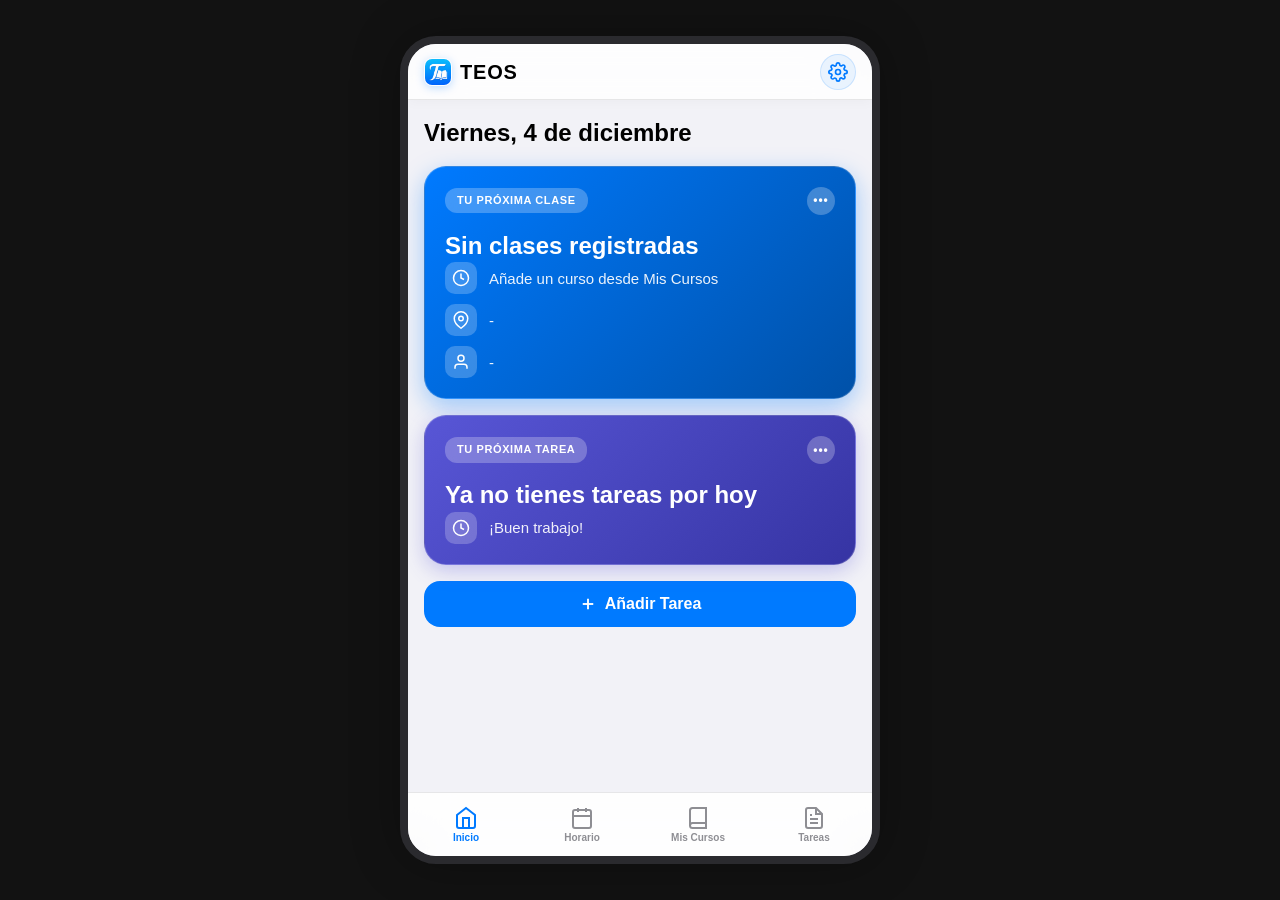
<file: index.html>
<!DOCTYPE html>
<html lang="es">
<head>
  <meta charset="UTF-8">
  <meta name="viewport" content="width=device-width, initial-scale=1.0, maximum-scale=1.0, user-scalable=no, viewport-fit=cover">
  <title>TEOS - Administración de Cursos, Horario y Tareas</title>
  <meta name="description" content="Aplicación personal para gestionar tus cursos universitarios, horarios, tareas y simulación de notas.">
  <!-- PWA Manifest & Favicons from assets -->
  <link rel="icon" type="image/x-icon" href="assets/favicon.ico">
  <link rel="icon" type="image/png" sizes="32x32" href="assets/favicon-32x32.png">
  <link rel="icon" type="image/png" sizes="16x16" href="assets/favicon-16x16.png">
  <link rel="apple-touch-icon" sizes="180x180" href="assets/apple-touch-icon.png">
  <link rel="manifest" href="manifest.json">
  <meta name="theme-color" content="#007AFF">

  <!-- Fonts & Styles -->
  <link rel="preconnect" href="https://fonts.googleapis.com">
  <link rel="preconnect" href="https://fonts.gstatic.com" crossorigin>
  <link href="https://fonts.googleapis.com/css2?family=SF+Pro+Display:wght@400;500;600;700&family=Inter:wght@400;500;600;700&display=swap" rel="stylesheet">
  <link rel="stylesheet" href="style.css">
</head>
<body class="theme-auto">
  <div class="app-viewport">
    
    <!-- Header iOS Header Bar -->
    <header class="app-header" id="appHeader">
      <div class="header-left">
        <div class="brand-badge-wrapper">
          <img src="assets/apple-touch-icon.png" alt="TEOS Logo" class="header-logo-img">
          <h1 class="brand-title" id="headerTitle">TEOS</h1>
        </div>
      </div>
      <div class="header-right">
        <button class="icon-btn settings-btn" id="btnHeaderSettings" aria-label="Configuración">
          <svg width="20" height="20" viewBox="0 0 24 24" fill="none" stroke="currentColor" stroke-width="2" stroke-linecap="round" stroke-linejoin="round">
            <circle cx="12" cy="12" r="3"></circle>
            <path d="M19.4 15a1.65 1.65 0 0 0 .33 1.82l.06.06a2 2 0 0 1 0 2.83 2 2 0 0 1-2.83 0l-.06-.06a1.65 1.65 0 0 0-1.82-.33 1.65 1.65 0 0 0-1 1.51V21a2 2 0 0 1-2 2 2 2 0 0 1-2-2v-.09A1.65 1.65 0 0 0 9 19.4a1.65 1.65 0 0 0-1.82.33l-.06.06a2 2 0 0 1-2.83 0 2 2 0 0 1 0-2.83l.06-.06a1.65 1.65 0 0 0 .33-1.82 1.65 1.65 0 0 0-1.51-1H3a2 2 0 0 1-2-2 2 2 0 0 1 2-2h.09A1.65 1.65 0 0 0 4.6 9a1.65 1.65 0 0 0-.33-1.82l-.06-.06a2 2 0 0 1 0-2.83 2 2 0 0 1 2.83 0l.06.06a1.65 1.65 0 0 0 1.82.33H9a1.65 1.65 0 0 0 1-1.51V3a2 2 0 0 1 2-2 2 2 0 0 1 2 2v.09a1.65 1.65 0 0 0 1 1.51 1.65 1.65 0 0 0 1.82-.33l.06-.06a2 2 0 0 1 2.83 0 2 2 0 0 1 0 2.83l-.06.06a1.65 1.65 0 0 0-.33 1.82V9a1.65 1.65 0 0 0 1.51 1H21a2 2 0 0 1 2 2 2 2 0 0 1-2 2h-.09a1.65 1.65 0 0 0-1.51 1z"></path>
          </svg>
        </button>
      </div>
    </header>

    <!-- Main Screens Container -->
    <main class="app-content">

      <!-- SCREEN 1: INICIO (DASHBOARD) -->
      <section class="screen active" id="screenInicio">
        <div class="screen-header-block">
          <p class="date-subtitle" id="currentDateDisplay">Cargando fecha...</p>
        </div>

        <div class="shortcut-card hero-shortcut" id="nextClassCard">
          <div class="shortcut-header">
            <span class="white-pill">Tu próxima clase</span>
            <div class="shortcut-dots">•••</div>
          </div>
          <div class="shortcut-body" id="nextClassBody">
            <h2 class="shortcut-title" id="nextClassName">Cálculo III</h2>
            <div class="shortcut-info-stack">
              <div class="info-row white-row">
                <span class="info-icon white-icon">
                  <svg width="18" height="18" viewBox="0 0 24 24" fill="none" stroke="currentColor" stroke-width="2"><circle cx="12" cy="12" r="10"></circle><polyline points="12 6 12 12 16 14"></polyline></svg>
                </span>
                <span class="info-text" id="nextClassTime">Hora: 3:40 PM - 5:20 PM</span>
              </div>
              <div class="info-row white-row">
                <span class="info-icon white-icon">
                  <svg width="18" height="18" viewBox="0 0 24 24" fill="none" stroke="currentColor" stroke-width="2"><path d="M21 10c0 7-9 13-9 13s-9-6-9-13a9 9 0 0 1 18 0z"></path><circle cx="12" cy="10" r="3"></circle></svg>
                </span>
                <span class="info-text" id="nextClassRoom">Aula: P11-A15</span>
              </div>
              <div class="info-row white-row">
                <span class="info-icon white-icon">
                  <svg width="18" height="18" viewBox="0 0 24 24" fill="none" stroke="currentColor" stroke-width="2"><path d="M20 21v-2a4 4 0 0 0-4-4H8a4 4 0 0 0-4 4v2"></path><circle cx="12" cy="7" r="4"></circle></svg>
                </span>
                <span class="info-text" id="nextClassTeacher">Profesor: Jorge Luna</span>
              </div>
            </div>
          </div>
        </div>

        <div class="shortcut-card task-shortcut" id="nextTaskCard">
          <div class="shortcut-header">
            <span class="white-pill">Tu próxima tarea</span>
            <div class="shortcut-dots">•••</div>
          </div>
          <div class="shortcut-body" id="nextTaskBody">
            <h2 class="shortcut-title" id="nextTaskTitle">Estudiar cálculo</h2>
            <div class="info-row white-row">
              <span class="info-icon white-icon">
                <svg width="18" height="18" viewBox="0 0 24 24" fill="none" stroke="currentColor" stroke-width="2"><circle cx="12" cy="12" r="10"></circle><polyline points="12 6 12 12 16 14"></polyline></svg>
              </span>
              <span class="info-text" id="nextTaskTime">Hora: 8:00 PM - 9:00 PM</span>
            </div>
          </div>
        </div>

        <div class="action-btn-wrapper">
          <button class="ios-btn ios-btn-primary full-width" id="btnOpenAddTaskFromHome">
            <svg width="18" height="18" viewBox="0 0 24 24" fill="none" stroke="currentColor" stroke-width="2.5"><line x1="12" y1="5" x2="12" y2="19"></line><line x1="5" y1="12" x2="19" y2="12"></line></svg>
            Añadir Tarea
          </button>
        </div>
      </section>

      <!-- SCREEN 2: HORARIO -->
      <section class="screen" id="screenHorario">
        <div class="section-title-wrapper flex-between">
          <h2>Horario</h2>
          <div class="calendar-btn-wrapper" style="position: relative;">
            <button class="icon-btn calendar-btn" id="btnOpenCalendarPicker" aria-label="Seleccionar fecha">
              <svg width="20" height="20" viewBox="0 0 24 24" fill="none" stroke="currentColor" stroke-width="2"><rect x="3" y="4" width="18" height="18" rx="2" ry="2"></rect><line x1="16" y1="2" x2="16" y2="6"></line><line x1="8" y1="2" x2="8" y2="6"></line><line x1="3" y1="10" x2="21" y2="10"></line></svg>
            </button>
            <input type="date" id="calendarPickerInput" style="position: absolute; top:0; right:0; opacity: 0; width: 100%; height: 100%; cursor: pointer;">
          </div>
        </div>

        <!-- 5-Day Segmented Selector Box -->
        <div class="segmented-day-bar" id="dayTabsContainer">
          <!-- Populated by JS -->
        </div>

        <div class="schedule-timeline" id="scheduleListContainer">
          <!-- List of classes and scheduled items for selected day -->
        </div>
      </section>

      <!-- SCREEN 3: MIS CURSOS -->
      <section class="screen" id="screenCursos">
        <div class="section-title-wrapper flex-between">
          <h2>Mis Cursos</h2>
          <button class="icon-btn add-btn" id="btnOpenAddCourse" aria-label="Añadir Curso">
            <svg width="22" height="22" viewBox="0 0 24 24" fill="none" stroke="currentColor" stroke-width="2.5"><line x1="12" y1="5" x2="12" y2="19"></line><line x1="5" y1="12" x2="19" y2="12"></line></svg>
          </button>
        </div>

        <div class="courses-grid" id="coursesListContainer">
          <!-- List of Course Cards -->
        </div>
      </section>

      <!-- SCREEN 4: DETALLE DEL CURSO -->
      <section class="screen" id="screenDetalleCurso">
        <div class="nav-back-wrapper">
          <button class="ios-link-btn" id="btnBackToCourses">
            <svg width="20" height="20" viewBox="0 0 24 24" fill="none" stroke="currentColor" stroke-width="2.5"><polyline points="15 18 9 12 15 6"></polyline></svg>
            Cursos
          </button>
        </div>

        <div class="course-detail-header" id="courseDetailHeader">
          <h2 class="course-detail-name" id="detailCourseName">Cálculo III</h2>
          <span class="color-badge" id="detailCourseColorBadge"></span>
        </div>

        <div class="ios-card detail-info-card">
          <div class="info-row">
            <span class="info-icon">
              <svg width="20" height="20" viewBox="0 0 24 24" fill="none" stroke="currentColor" stroke-width="2"><circle cx="12" cy="12" r="10"></circle><polyline points="12 6 12 12 16 14"></polyline></svg>
            </span>
            <div>
              <span class="info-label">Horario</span>
              <p class="info-value" id="detailCourseTime">3:40 PM - 5:20 PM</p>
            </div>
          </div>

          <div class="info-row">
            <span class="info-icon">
              <svg width="20" height="20" viewBox="0 0 24 24" fill="none" stroke="currentColor" stroke-width="2"><rect x="3" y="4" width="18" height="18" rx="2" ry="2"></rect><line x1="16" y1="2" x2="16" y2="6"></line><line x1="8" y1="2" x2="8" y2="6"></line><line x1="3" y1="10" x2="21" y2="10"></line></svg>
            </span>
            <div>
              <span class="info-label">Días</span>
              <p class="info-value" id="detailCourseDays">Lunes, Jueves</p>
            </div>
          </div>

          <div class="info-row">
            <span class="info-icon">
              <svg width="20" height="20" viewBox="0 0 24 24" fill="none" stroke="currentColor" stroke-width="2"><path d="M21 10c0 7-9 13-9 13s-9-6-9-13a9 9 0 0 1 18 0z"></path><circle cx="12" cy="10" r="3"></circle></svg>
            </span>
            <div>
              <span class="info-label">Aula</span>
              <p class="info-value" id="detailCourseRoom">P11-A15</p>
            </div>
          </div>

          <div class="info-row">
            <span class="info-icon">
              <svg width="20" height="20" viewBox="0 0 24 24" fill="none" stroke="currentColor" stroke-width="2"><path d="M20 21v-2a4 4 0 0 0-4-4H8a4 4 0 0 0-4 4v2"></path><circle cx="12" cy="7" r="4"></circle></svg>
            </span>
            <div>
              <span class="info-label">Profesor</span>
              <p class="info-value" id="detailCourseTeacher">Jorge Luna</p>
            </div>
          </div>

          <div class="info-row">
            <span class="info-icon">
              <svg width="20" height="20" viewBox="0 0 24 24" fill="none" stroke="currentColor" stroke-width="2"><path d="M22 11.08V12a10 10 0 1 1-5.93-9.14"></path><polyline points="22 4 12 14.01 9 11.01"></polyline></svg>
            </span>
            <div>
              <span class="info-label">Promedio Acumulado</span>
              <p class="info-value" id="detailCourseAverage">0.00 / 20</p>
            </div>
          </div>
        </div>

        <div class="action-stack">
          <button class="ios-btn ios-btn-simulator full-width" id="btnOpenSimulatorFromDetail">
            <svg width="20" height="20" viewBox="0 0 24 24" fill="none" stroke="currentColor" stroke-width="2"><rect x="4" y="2" width="16" height="20" rx="2" ry="2"></rect><line x1="8" y1="6" x2="16" y2="6"></line><line x1="16" y1="14" x2="16" y2="18"></line><path d="M16 10h.01"></path><path d="M12 10h.01"></path><path d="M8 10h.01"></path><path d="M12 14h.01"></path><path d="M8 14h.01"></path><path d="M12 18h.01"></path><path d="M8 18h.01"></path></svg>
            Simular Notas
          </button>
          
          <div class="secondary-actions-row">
            <button class="ios-btn ios-btn-secondary" id="btnEditCourse">
              <svg width="18" height="18" viewBox="0 0 24 24" fill="none" stroke="currentColor" stroke-width="2"><path d="M11 4H4a2 2 0 0 0-2 2v14a2 2 0 0 0 2 2h14a2 2 0 0 0 2-2v-7"></path><path d="M18.5 2.5a2.121 2.121 0 0 1 3 3L12 15l-4 1 1-4 9.5-9.5z"></path></svg>
              Editar
            </button>
            <button class="ios-btn ios-btn-danger" id="btnDeleteCourse">
              <svg width="18" height="18" viewBox="0 0 24 24" fill="none" stroke="currentColor" stroke-width="2"><polyline points="3 6 5 6 21 6"></polyline><path d="M19 6v14a2 2 0 0 1-2 2H7a2 2 0 0 1-2-2V6m3 0V4a2 2 0 0 1 2-2h4a2 2 0 0 1 2 2v2"></path></svg>
              Eliminar
            </button>
          </div>
        </div>
      </section>

      <!-- SCREEN 5: SIMULADOR DE NOTAS -->
      <section class="screen" id="screenSimulador">
        <div class="nav-back-wrapper">
          <button class="ios-link-btn" id="btnBackFromSimulator">
            <svg width="20" height="20" viewBox="0 0 24 24" fill="none" stroke="currentColor" stroke-width="2.5"><polyline points="15 18 9 12 15 6"></polyline></svg>
            Volver al curso
          </button>
        </div>

        <div class="section-title-wrapper">
          <h2 id="simulatorCourseTitle">Simulador de Notas</h2>
        </div>

        <div class="ios-card simulator-controls-card">
          <div class="form-row-grid">
            <div class="form-group">
              <label for="simNumSecciones">N° de Secciones</label>
              <input type="number" id="simNumSecciones" class="ios-input" min="1" max="10" value="4">
            </div>
            <div class="form-group">
              <label for="simNotaMinima">Nota mínima / Objetivo</label>
              <input type="number" id="simNotaMinima" class="ios-input" min="0" max="20" step="0.5" value="10.5">
            </div>
          </div>

          <div class="form-row-grid align-center">
            <div class="form-group">
              <label for="simNotaObjetivoSelect">Tipo de Objetivo</label>
              <select id="simNotaObjetivoSelect" class="ios-select">
                <option value="minima">Aprobar (Nota mínima)</option>
                <option value="12">Alcanzar 12.0</option>
                <option value="14">Alcanzar 14.0</option>
                <option value="16">Alcanzar 16.0</option>
                <option value="18">Alcanzar 18.0</option>
                <option value="20">Alcanzar 20.0</option>
              </select>
            </div>
            <div class="form-group toggle-group">
              <label for="simUsarEnteros">Usar notas enteras</label>
              <label class="ios-switch">
                <input type="checkbox" id="simUsarEnteros">
                <span class="slider"></span>
              </label>
            </div>
          </div>
        </div>

        <!-- Secciones dinámicas -->
        <div id="simSeccionesContainer" class="sections-stack">
          <!-- Dynamic section cards generated by JS -->
        </div>

        <div class="action-btn-wrapper" style="margin-bottom: 20px;">
          <button class="ios-btn ios-btn-primary full-width" id="btnCalculateSimulation">
            <svg width="20" height="20" viewBox="0 0 24 24" fill="none" stroke="currentColor" stroke-width="2"><circle cx="12" cy="12" r="10"></circle><polyline points="12 6 12 12 16 14"></polyline></svg>
            Calcular Simulación
          </button>
        </div>

        <!-- Resultado del simulador -->
        <div class="ios-card result-card" id="simResultCard">
          <div class="result-header">
            <h3>Resultado de la Simulación</h3>
          </div>
          <div id="simResultBody" class="result-body">
            <!-- Summary output generated by calculation logic -->
          </div>
        </div>
      </section>

      <!-- SCREEN 6: TAREAS -->
      <section class="screen" id="screenTareas">
        <div class="section-title-wrapper flex-between">
          <h2>Tareas</h2>
          <button class="ios-btn ios-btn-primary btn-sm" id="btnOpenAddTaskFromTareas">
            <svg width="16" height="16" viewBox="0 0 24 24" fill="none" stroke="currentColor" stroke-width="2.5"><line x1="12" y1="5" x2="12" y2="19"></line><line x1="5" y1="12" x2="19" y2="12"></line></svg>
            Añadir Tarea
          </button>
        </div>

        <div class="tasks-filter-bar">
          <button class="chip active" data-filter="pending">Pendientes</button>
          <button class="chip" data-filter="completed">Completadas</button>
          <button class="chip" data-filter="all">Todas</button>
        </div>

        <div class="tasks-list" id="tasksListContainer">
          <!-- Task items populated by JS -->
        </div>
      </section>

      <!-- SCREEN 7: CONFIGURACIÓN -->
      <section class="screen" id="screenConfiguracion">
        <div class="section-title-wrapper">
          <h2>Configuración</h2>
        </div>

        <div class="ios-group-container">
          <div class="group-header">Aplicación PWA</div>
          <div class="ios-list-group">
            <button class="ios-list-item clickable" id="btnInstallPWA">
              <div class="item-left">
                <span class="item-icon icon-blue">
                  <svg width="18" height="18" viewBox="0 0 24 24" fill="none" stroke="currentColor" stroke-width="2"><path d="M4 16v1a3 3 0 0 0 3 3h10a3 3 0 0 0 3-3v-1"></path><polyline points="16 12 12 16 8 12"></polyline><line x1="12" y1="4" x2="12" y2="16"></line></svg>
                </span>
                <span class="item-label" style="font-weight: 600; color: var(--ios-blue);">Instalar Aplicación</span>
              </div>
              <span class="item-chevron">›</span>
            </button>
          </div>
        </div>

        <div class="ios-group-container">
          <div class="group-header">Apariencia</div>
          <div class="ios-list-group">
            <div class="ios-list-item">
              <span class="item-label">Tema de color</span>
              <select id="configThemeSelect" class="ios-select inline-select">
                <option value="auto">Sistema</option>
                <option value="light">Claro</option>
                <option value="dark">Oscuro</option>
              </select>
            </div>
          </div>
        </div>

        <div class="ios-group-container">
          <div class="group-header">Gestión de Datos</div>
          <div class="ios-list-group">
            <button class="ios-list-item clickable" id="btnExportData">
              <div class="item-left">
                <span class="item-icon icon-blue">
                  <svg width="18" height="18" viewBox="0 0 24 24" fill="none" stroke="currentColor" stroke-width="2"><path d="M21 15v4a2 2 0 0 1-2 2H5a2 2 0 0 1-2-2v-4"></path><polyline points="17 8 12 3 7 8"></polyline><line x1="12" y1="3" x2="12" y2="15"></line></svg>
                </span>
                <span class="item-label">Exportar copia de seguridad</span>
              </div>
              <span class="item-chevron">›</span>
            </button>

            <button class="ios-list-item clickable" id="btnImportDataTrigger">
              <div class="item-left">
                <span class="item-icon icon-green">
                  <svg width="18" height="18" viewBox="0 0 24 24" fill="none" stroke="currentColor" stroke-width="2"><path d="M21 15v4a2 2 0 0 1-2 2H5a2 2 0 0 1-2-2v-4"></path><polyline points="7 10 12 15 17 10"></polyline><line x1="12" y1="15" x2="12" y2="3"></line></svg>
                </span>
                <span class="item-label">Importar datos</span>
              </div>
              <input type="file" id="importFileInput" accept=".json" style="display:none;">
              <span class="item-chevron">›</span>
            </button>

            <button class="ios-list-item clickable text-danger" id="btnClearData">
              <div class="item-left">
                <span class="item-icon icon-red">
                  <svg width="18" height="18" viewBox="0 0 24 24" fill="none" stroke="currentColor" stroke-width="2"><polyline points="3 6 5 6 21 6"></polyline><path d="M19 6v14a2 2 0 0 1-2 2H7a2 2 0 0 1-2-2V6m3 0V4a2 2 0 0 1 2-2h4a2 2 0 0 1 2 2v2"></path></svg>
                </span>
                <span class="item-label">Borrar todo</span>
              </div>
              <span class="item-chevron">›</span>
            </button>
          </div>
        </div>

        <div class="app-version-footer">
          <p>TEOS Web App v1.2</p>
          <p class="subtle-text">Diseñado para gestión académica eficiente</p>
        </div>
      </section>

    </main>

    <!-- MODAL 1: AÑADIR / EDITAR CURSO -->
    <div class="ios-modal-overlay" id="modalCourse">
      <div class="ios-modal-sheet">
        <div class="modal-header">
          <button class="ios-link-btn" id="btnCancelCourseModal">Cancelar</button>
          <h3 id="modalCourseTitle">Añadir Curso</h3>
          <button class="ios-link-btn bold" id="btnSaveCourseModal">Guardar</button>
        </div>

        <form id="formCourse" class="modal-form">
          <input type="hidden" id="courseIdHidden">
          
          <div class="form-group">
            <label for="courseNameInput">Nombre del Curso</label>
            <input type="text" id="courseNameInput" class="ios-input" placeholder="ej. Cálculo III" required>
          </div>

          <div class="form-row-grid">
            <div class="form-group">
              <label for="courseStartTimeInput">Hora Inicio</label>
              <input type="time" id="courseStartTimeInput" class="ios-input" required>
            </div>
            <div class="form-group">
              <label for="courseEndTimeInput">Hora Fin</label>
              <input type="time" id="courseEndTimeInput" class="ios-input" required>
            </div>
          </div>

          <!-- Días de la semana (Requisito explícito del usuario) -->
          <div class="form-group">
            <label>Días de la Semana</label>
            <div class="days-chips-selector" id="courseDaysChips">
              <button type="button" class="day-chip" data-day="LU">Lun</button>
              <button type="button" class="day-chip" data-day="MA">Mar</button>
              <button type="button" class="day-chip" data-day="MI">Mié</button>
              <button type="button" class="day-chip" data-day="JU">Jue</button>
              <button type="button" class="day-chip" data-day="VI">Vie</button>
              <button type="button" class="day-chip" data-day="SA">Sáb</button>
              <button type="button" class="day-chip" data-day="DO">Dom</button>
            </div>
          </div>

          <div class="form-group">
            <label for="courseRoomInput">Aula</label>
            <input type="text" id="courseRoomInput" class="ios-input" placeholder="ej. P11-A15">
          </div>

          <div class="form-group">
            <label for="courseTeacherInput">Profesor</label>
            <input type="text" id="courseTeacherInput" class="ios-input" placeholder="ej. Jorge Luna">
          </div>

          <div class="form-group">
            <label>Color distintivo</label>
            <div class="color-picker-row" id="colorPickerRow">
              <button type="button" class="color-dot active" data-color="#007AFF" style="background: #007AFF;"></button>
              <button type="button" class="color-dot" data-color="#5856D6" style="background: #5856D6;"></button>
              <button type="button" class="color-dot" data-color="#AF52DE" style="background: #AF52DE;"></button>
              <button type="button" class="color-dot" data-color="#FF2D55" style="background: #FF2D55;"></button>
              <button type="button" class="color-dot" data-color="#FF9500" style="background: #FF9500;"></button>
              <button type="button" class="color-dot" data-color="#34C759" style="background: #34C759;"></button>
              <button type="button" class="color-dot" data-color="#30B0C7" style="background: #30B0C7;"></button>
            </div>
          </div>
        </form>
      </div>
    </div>

    <!-- MODAL 2: AÑADIR / EDITAR TAREA -->
    <div class="ios-modal-overlay" id="modalTask">
      <div class="ios-modal-sheet">
        <div class="modal-header">
          <button class="ios-link-btn" id="btnCancelTaskModal">Cancelar</button>
          <h3 id="modalTaskTitle">Añadir Tarea</h3>
          <button class="ios-link-btn bold" id="btnSaveTaskModal">Guardar</button>
        </div>

        <form id="formTask" class="modal-form">
          <input type="hidden" id="taskIdHidden">

          <div class="form-group">
            <label for="taskTitleInput">Descripción de la Tarea</label>
            <input type="text" id="taskTitleInput" class="ios-input" placeholder="ej. Estudiar cálculo" required>
          </div>

          <div class="form-group">
            <label for="taskCourseSelect">Curso (Opcional)</label>
            <select id="taskCourseSelect" class="ios-select">
              <option value="">-- Sin curso asignado --</option>
            </select>
          </div>

          <div class="form-row-grid">
            <div class="form-group">
              <label for="taskDueDateInput">Fecha</label>
              <input type="date" id="taskDueDateInput" class="ios-input">
            </div>
            <div class="form-group">
              <label for="taskDueTimeInput">Hora de entrega</label>
              <input type="time" id="taskDueTimeInput" class="ios-input">
            </div>
          </div>
        </form>
      </div>
    </div>

    <!-- MODAL DE ALERTA / CONFIRMACIÓN ESTILO iOS -->
    <div class="ios-alert-overlay" id="iosAlertModal">
      <div class="ios-alert-box">
        <div class="ios-alert-header">
          <h4 id="iosAlertTitle">Confirmación</h4>
          <p id="iosAlertMessage">¿Estás seguro de realizar esta acción?</p>
        </div>
        <div class="ios-alert-actions" id="iosAlertActions">
          <button class="ios-alert-btn cancel" id="btnAlertCancel">Cancelar</button>
          <button class="ios-alert-btn danger" id="btnAlertConfirm">Aceptar</button>
        </div>
      </div>
    </div>

    <!-- iOS Bottom Navigation Tab Bar -->
    <nav class="ios-tab-bar" id="appTabBar">
      <button class="tab-item active" data-target="screenInicio">
        <span class="tab-icon">
          <svg width="24" height="24" viewBox="0 0 24 24" fill="none" stroke="currentColor" stroke-width="2"><path d="M3 9l9-7 9 7v11a2 2 0 0 1-2 2H5a2 2 0 0 1-2-2z"></path><polyline points="9 22 9 12 15 12 15 22"></polyline></svg>
        </span>
        <span class="tab-label">Inicio</span>
      </button>

      <button class="tab-item" data-target="screenHorario">
        <span class="tab-icon">
          <svg width="24" height="24" viewBox="0 0 24 24" fill="none" stroke="currentColor" stroke-width="2"><rect x="3" y="4" width="18" height="18" rx="2" ry="2"></rect><line x1="16" y1="2" x2="16" y2="6"></line><line x1="8" y1="2" x2="8" y2="6"></line><line x1="3" y1="10" x2="21" y2="10"></line></svg>
        </span>
        <span class="tab-label">Horario</span>
      </button>

      <button class="tab-item" data-target="screenCursos">
        <span class="tab-icon">
          <svg width="24" height="24" viewBox="0 0 24 24" fill="none" stroke="currentColor" stroke-width="2"><path d="M4 19.5A2.5 2.5 0 0 1 6.5 17H20"></path><path d="M6.5 2H20v20H6.5A2.5 2.5 0 0 1 4 19.5v-15A2.5 2.5 0 0 1 6.5 2z"></path></svg>
        </span>
        <span class="tab-label">Mis Cursos</span>
      </button>

      <button class="tab-item" data-target="screenTareas">
        <span class="tab-icon">
          <svg width="24" height="24" viewBox="0 0 24 24" fill="none" stroke="currentColor" stroke-width="2"><path d="M14 2H6a2 2 0 0 0-2 2v16a2 2 0 0 0 2 2h12a2 2 0 0 0 2-2V8z"></path><polyline points="14 2 14 8 20 8"></polyline><line x1="16" y1="13" x2="8" y2="13"></line><line x1="16" y1="17" x2="8" y2="17"></line><polyline points="10 9 9 9 8 9"></polyline></svg>
        </span>
        <span class="tab-label">Tareas</span>
      </button>
    </nav>

    <!-- Modal Guía de Instalación para iOS / Safari (Estilo Viñeta con Flecha Inferior) -->
    <div class="ios-install-tooltip-overlay" id="iosInstallModal">
      <div class="ios-install-tooltip">
        <!-- Botón de Cerrar Rojo -->
        <button class="tooltip-close-btn" id="btnCloseInstallModal" aria-label="Cerrar">×</button>
        
        <div class="tooltip-header">
          <img src="assets/apple-touch-icon.png" alt="TEOS Logo" class="tooltip-app-logo">
          <div class="tooltip-title-block">
            <h3>INSTALAR APP</h3>
            <p>Para usar a pantalla completa:</p>
          </div>
        </div>

        <div class="tooltip-steps">
          <div class="tooltip-step">
            <span class="step-num">1</span>
            <span class="step-text">
              Toca el botón 
              <span class="inline-icon-badge">
                <svg width="15" height="15" viewBox="0 0 24 24" fill="none" stroke="#007AFF" stroke-width="2.5"><path d="M4 12v8a2 2 0 0 0 2 2h12a2 2 0 0 0 2-2v-8"></path><polyline points="16 6 12 2 8 6"></polyline><line x1="12" y1="2" x2="12" y2="15"></line></svg>
              </span> 
              <b>Compartir</b>
            </span>
          </div>

          <div class="tooltip-step">
            <span class="step-num">2</span>
            <span class="step-text">
              Busca y selecciona 
              <span class="inline-icon-badge">
                <svg width="15" height="15" viewBox="0 0 24 24" fill="none" stroke="#007AFF" stroke-width="2.5"><rect x="3" y="3" width="18" height="18" rx="2" ry="2"></rect><line x1="12" y1="8" x2="12" y2="16"></line><line x1="8" y1="12" x2="16" y2="12"></line></svg>
              </span> 
              <b>Agregar a Inicio</b>
            </span>
          </div>
        </div>
        
        <!-- Flecha inferior (Notch) -->
        <div class="tooltip-arrow"></div>
      </div>
    </div>

  </div>

  <script src="app.js"></script>
</body>
</html>
</file>
<file: style.css>
/* ==========================================================================
   TEOS - Apple / iOS Mobile-First Stylesheet
   ========================================================================== */

/* --- CSS Variables & Theme Engine --- */
:root {
  /* iOS System Colors */
  --ios-blue: #007AFF;
  --ios-green: #34C759;
  --ios-indigo: #5856D6;
  --ios-orange: #FF9500;
  --ios-pink: #FF2D55;
  --ios-purple: #AF52DE;
  --ios-red: #FF3B30;
  --ios-teal: #30B0C7;
  --ios-yellow: #FFCC00;
  --ios-gray: #8E8E93;
  --ios-gray2: #AEAEB2;
  --ios-gray3: #C7C7CC;
  --ios-gray4: #D1D1D6;
  --ios-gray5: #E5E5EA;
  --ios-gray6: #F2F2F7;

  /* Light Theme Defaults */
  --bg-primary: #F2F2F7;
  --bg-secondary: #FFFFFF;
  --bg-tertiary: #E5E5EA;
  --bg-header: rgba(255, 255, 255, 0.85);
  --bg-tabbar: rgba(255, 255, 255, 0.88);
  --bg-modal: #FFFFFF;

  --text-primary: #000000;
  --text-secondary: #636366;
  --text-tertiary: #8E8E93;
  --text-inverse: #FFFFFF;

  --border-color: rgba(60, 60, 67, 0.12);
  --card-shadow: 0 4px 20px rgba(0, 0, 0, 0.05);
  --modal-shadow: 0 10px 40px rgba(0, 0, 0, 0.2);

  --font-family: -apple-system, BlinkMacSystemFont, "SF Pro Display", "SF Pro Text", "Segoe UI", Roboto, sans-serif;
  --radius-sm: 10px;
  --radius-md: 16px;
  --radius-lg: 22px;
  --radius-pill: 9999px;

  --tabbar-height: 64px;
  --header-height: 56px;
}

/* Dark Theme Overrides */
[data-theme="dark"], body.theme-dark {
  --bg-primary: #000000;
  --bg-secondary: #1C1C1E;
  --bg-tertiary: #2C2C2E;
  --bg-header: rgba(28, 28, 30, 0.85);
  --bg-tabbar: rgba(28, 28, 30, 0.88);
  --bg-modal: #1C1C1E;

  --text-primary: #FFFFFF;
  --text-secondary: #EBEBF599;
  --text-tertiary: #EBEBF54D;
  --text-inverse: #000000;

  --border-color: rgba(255, 255, 255, 0.12);
  --card-shadow: 0 4px 20px rgba(0, 0, 0, 0.4);
  --modal-shadow: 0 10px 40px rgba(0, 0, 0, 0.6);
}

/* --- Base & Reset --- */
* {
  box-sizing: border-box;
  margin: 0;
  padding: 0;
  -webkit-tap-highlight-color: transparent;
}

html, body {
  width: 100%;
  height: 100%;
  font-family: var(--font-family);
  background-color: #121212; /* Frame background for desktop */
  color: var(--text-primary);
  line-height: 1.4;
  overflow: hidden;
  user-select: none;
}

/* --- Mobile Viewport Container --- */
.app-viewport {
  width: 100%;
  max-width: 480px;
  height: 100%;
  margin: 0 auto;
  background-color: var(--bg-primary);
  position: relative;
  display: flex;
  flex-direction: column;
  box-shadow: 0 0 50px rgba(0, 0, 0, 0.3);
  overflow: hidden;
}

@media (min-width: 500px) {
  .app-viewport {
    height: 92vh;
    margin-top: 4vh;
    border-radius: 36px;
    border: 8px solid #2a2a2e;
  }
}

/* --- iOS Glassmorphism Header Bar --- */
.app-header {
  height: var(--header-height);
  background: var(--bg-header);
  backdrop-filter: blur(25px);
  -webkit-backdrop-filter: blur(25px);
  border-bottom: 1px solid var(--border-color);
  display: flex;
  align-items: center;
  justify-content: space-between;
  padding: 0 16px;
  position: absolute;
  top: 0;
  left: 0;
  right: 0;
  z-index: 50;
  box-shadow: 0 2px 12px rgba(0, 0, 0, 0.03);
}

.brand-badge-wrapper {
  display: flex;
  align-items: center;
  gap: 8px;
}

.header-logo-img {
  width: 28px;
  height: 28px;
  border-radius: 8px;
  object-fit: cover;
  box-shadow: 0 2px 8px rgba(0, 122, 255, 0.25);
  border: 1px solid rgba(255, 255, 255, 0.2);
}

.brand-title {
  font-size: 20px;
  font-weight: 800;
  letter-spacing: 0.8px;
  color: var(--text-primary);
}

.icon-btn {
  background: rgba(0, 122, 255, 0.08);
  border: 1px solid rgba(0, 122, 255, 0.15);
  color: var(--ios-blue);
  cursor: pointer;
  width: 36px;
  height: 36px;
  display: flex;
  align-items: center;
  justify-content: center;
  border-radius: 50%;
  transition: all 0.15s ease;
}

.icon-btn:active {
  opacity: 0.8;
  transform: scale(0.92);
}

.add-btn {
  background-color: var(--ios-blue);
  color: #fff;
  width: 32px;
  height: 32px;
  border-radius: 50%;
  padding: 0;
}

/* --- Main Scrollable Content Area --- */
.app-content {
  flex: 1;
  margin-top: var(--header-height);
  margin-bottom: var(--tabbar-height);
  overflow-y: auto;
  overflow-x: hidden;
  position: relative;
  padding: 16px;
}

/* --- View Screens & Transitions --- */
.screen {
  display: none;
  animation: fadeIn 0.25s cubic-bezier(0.16, 1, 0.3, 1);
  padding-bottom: 24px;
}

.screen.active {
  display: block;
}

@keyframes fadeIn {
  from {
    opacity: 0;
    transform: translateY(6px);
  }
  to {
    opacity: 1;
    transform: translateY(0);
  }
}

/* --- Common Headers & Elements --- */
.screen-header-block {
  margin-bottom: 16px;
}

.date-subtitle {
  font-size: 24px;
  font-weight: 700;
  color: var(--text-primary);
}

.section-title-wrapper {
  margin-bottom: 16px;
}

.section-title-wrapper h2 {
  font-size: 26px;
  font-weight: 700;
}

.flex-between {
  display: flex;
  align-items: center;
  justify-content: space-between;
}

.nav-back-wrapper {
  margin-bottom: 12px;
}

.ios-link-btn {
  background: none;
  border: none;
  color: var(--ios-blue);
  font-size: 16px;
  font-weight: 500;
  cursor: pointer;
  display: inline-flex;
  align-items: center;
  gap: 4px;
}

.ios-link-btn.bold {
  font-weight: 700;
}

.ios-link-btn:active {
  opacity: 0.6;
}

/* --- iOS Cards & Shortcuts --- */
.ios-card {
  background: var(--bg-secondary);
  border-radius: var(--radius-lg);
  padding: 18px;
  margin-bottom: 16px;
  box-shadow: 0 4px 20px rgba(0, 0, 0, 0.04);
  border: 1px solid var(--border-color);
  transition: all 0.2s cubic-bezier(0.16, 1, 0.3, 1);
}

.shortcut-card {
  border-radius: 22px;
  padding: 20px;
  margin-bottom: 16px;
  color: #FFFFFF;
  position: relative;
  overflow: hidden;
  transition: transform 0.18s ease, box-shadow 0.18s ease;
  cursor: pointer;
}

.shortcut-card:active {
  transform: scale(0.98);
}

.hero-shortcut {
  background: linear-gradient(135deg, #007AFF 0%, #0051A8 100%);
  box-shadow: 0 8px 25px rgba(0, 122, 255, 0.35);
  border: 1px solid rgba(255, 255, 255, 0.2);
}

.task-shortcut {
  background: linear-gradient(135deg, #5856D6 0%, #3634A3 100%);
  box-shadow: 0 6px 20px rgba(88, 86, 214, 0.3);
  border: 1px solid rgba(255, 255, 255, 0.2);
}

.shortcut-header {
  display: flex;
  justify-content: space-between;
  align-items: center;
  margin-bottom: 14px;
}

.white-pill {
  background: rgba(255, 255, 255, 0.25);
  backdrop-filter: blur(8px);
  color: #FFFFFF;
  padding: 5px 12px;
  border-radius: 12px;
  font-size: 11px;
  font-weight: 700;
  text-transform: uppercase;
  letter-spacing: 0.6px;
}

.shortcut-icon-badge {
  width: 34px;
  height: 34px;
  border-radius: 10px;
  background: rgba(255, 255, 255, 0.25);
  display: flex;
  align-items: center;
  justify-content: center;
  color: #FFFFFF;
}

.shortcut-dots {
  width: 28px;
  height: 28px;
  border-radius: 50%;
  background: rgba(255, 255, 255, 0.25);
  backdrop-filter: blur(8px);
  display: flex;
  align-items: center;
  justify-content: center;
  font-size: 12px;
  letter-spacing: 1px;
  color: #FFFFFF;
  font-weight: 800;
}

.shortcut-title-group {
  display: flex;
  align-items: center;
  gap: 10px;
  flex: 1;
  min-width: 0;
}

.inline-title {
  font-size: 20px;
  font-weight: 800;
  color: #FFFFFF;
  margin-bottom: 0;
  white-space: nowrap;
  overflow: hidden;
  text-overflow: ellipsis;
}

.compact-header {
  margin-bottom: 8px;
}

.course-shortcut {
  padding: 16px 18px;
}

.shortcut-detail-text {
  font-size: 13.5px;
  font-weight: 500;
  color: rgba(255, 255, 255, 0.92);
  margin-top: 4px;
}

.white-row {
  color: rgba(255, 255, 255, 0.92) !important;
  font-weight: 500;
}

.white-icon {
  background: rgba(255, 255, 255, 0.22) !important;
  color: #FFFFFF !important;
}

.info-row {
  display: flex;
  align-items: center;
  gap: 12px;
  margin-bottom: 10px;
  color: var(--text-secondary);
  font-size: 15px;
}

.info-row:last-child {
  margin-bottom: 0;
}

.info-icon {
  width: 32px;
  height: 32px;
  border-radius: 10px;
  background: rgba(0, 122, 255, 0.1);
  color: var(--ios-blue);
  display: flex;
  align-items: center;
  justify-content: center;
  flex-shrink: 0;
}

.info-label {
  display: block;
  font-size: 11px;
  font-weight: 600;
  color: var(--text-tertiary);
  text-transform: uppercase;
  letter-spacing: 0.5px;
}

.info-value {
  font-size: 16px;
  font-weight: 600;
  color: var(--text-primary);
}

/* --- Buttons --- */
.action-btn-wrapper {
  margin-top: 12px;
}

.ios-btn {
  display: inline-flex;
  align-items: center;
  justify-content: center;
  gap: 8px;
  padding: 14px 20px;
  border-radius: var(--radius-md);
  font-size: 16px;
  font-weight: 600;
  border: none;
  cursor: pointer;
  transition: all 0.15s ease;
}

.full-width {
  width: 100%;
}

.btn-sm {
  padding: 8px 14px;
  font-size: 14px;
  border-radius: var(--radius-sm);
}

.ios-btn-primary {
  background-color: var(--ios-blue);
  color: #FFFFFF;
}

.ios-btn-primary:active {
  opacity: 0.85;
  transform: scale(0.98);
}

.ios-btn-simulator {
  background-color: var(--ios-blue);
  color: #FFFFFF;
}

.ios-btn-simulator:active {
  opacity: 0.85;
  transform: scale(0.98);
}

.ios-btn-secondary {
  background-color: var(--bg-tertiary);
  color: var(--text-primary);
}

.ios-btn-danger {
  background-color: rgba(255, 59, 48, 0.12);
  color: var(--ios-red);
}

.action-stack {
  display: flex;
  flex-direction: column;
  gap: 12px;
  margin-top: 20px;
}

.secondary-actions-row {
  display: grid;
  grid-template-columns: 1fr 1fr;
  gap: 12px;
}

/* --- Horario & 5-Day Segmented Selector (Sketch Style) --- */
.segmented-day-bar {
  display: grid;
  grid-template-columns: repeat(5, 1fr);
  background: var(--bg-secondary);
  border-radius: 16px;
  border: 1px solid var(--border-color);
  overflow: hidden;
  margin-bottom: 16px;
  box-shadow: 0 4px 15px rgba(0, 0, 0, 0.03);
}

.segmented-day-tab {
  padding: 10px 4px;
  text-align: center;
  cursor: pointer;
  transition: all 0.15s ease;
  display: flex;
  flex-direction: column;
  align-items: center;
  justify-content: center;
  background: var(--bg-secondary);
  color: var(--text-primary);
  user-select: none;
}

.segmented-day-tab:not(:last-child) {
  border-right: 1px solid var(--border-color);
}

.segmented-day-tab.active {
  background: var(--ios-blue);
  color: #FFFFFF;
}

.seg-day-name {
  font-size: 13px;
  font-weight: 700;
  text-transform: uppercase;
  letter-spacing: 0.5px;
  margin-bottom: 3px;
}

.seg-day-date {
  font-size: 12px;
  font-weight: 600;
  opacity: 0.85;
}

.calendar-btn {
  background: var(--bg-secondary);
  color: var(--ios-blue);
  border: 1px solid var(--border-color);
  border-radius: 50%;
  width: 38px;
  height: 38px;
  display: flex;
  align-items: center;
  justify-content: center;
  cursor: pointer;
  transition: transform 0.15s ease, background 0.15s ease;
}

.calendar-btn:active {
  transform: scale(0.92);
}

.schedule-timeline {
  display: flex;
  flex-direction: column;
  gap: 12px;
}

.schedule-item {
  background: var(--bg-secondary);
  border-radius: var(--radius-md);
  padding: 14px 16px;
  border-left: 5px solid var(--ios-blue);
  box-shadow: var(--card-shadow);
  border-top: 1px solid var(--border-color);
  border-right: 1px solid var(--border-color);
  border-bottom: 1px solid var(--border-color);
}

.schedule-item .item-course {
  font-size: 18px;
  font-weight: 700;
}

.schedule-item .item-detail {
  font-size: 14px;
  color: var(--text-secondary);
  margin-top: 4px;
}

/* --- Courses View --- */
.courses-grid {
  display: flex;
  flex-direction: column;
  gap: 2px;
}

.course-card {
  background: var(--bg-secondary);
  border-radius: var(--radius-lg);
  padding: 16px 18px;
  border: 1px solid var(--border-color);
  box-shadow: 0 4px 20px rgba(0, 0, 0, 0.04);
  cursor: pointer;
  position: relative;
  overflow: hidden;
  transition: all 0.2s cubic-bezier(0.16, 1, 0.3, 1);
  display: flex;
  align-items: center;
  justify-content: space-between;
}

.course-card:active {
  transform: scale(0.98);
  box-shadow: 0 2px 10px rgba(0, 0, 0, 0.06);
}

.course-card-color-stripe {
  position: absolute;
  top: 0;
  left: 0;
  bottom: 0;
  width: 5px;
  border-top-left-radius: var(--radius-lg);
  border-bottom-left-radius: var(--radius-lg);
}

.course-card-content {
  flex: 1;
  padding-left: 6px;
}

.course-card-title {
  font-size: 20px;
  font-weight: 700;
  letter-spacing: -0.2px;
}

.course-card-sub {
  font-size: 14px;
  color: var(--text-secondary);
  margin-top: 4px;
}

.course-card-chevron {
  color: var(--text-tertiary);
  font-size: 22px;
  font-weight: 600;
  margin-left: 8px;
}

/* --- Detalle del Curso --- */
.course-detail-header {
  display: flex;
  align-items: center;
  gap: 12px;
  margin-bottom: 16px;
}

.course-detail-name {
  font-size: 28px;
  font-weight: 800;
}

.color-badge {
  width: 16px;
  height: 16px;
  border-radius: 50%;
  display: inline-block;
}

.detail-info-card {
  display: flex;
  flex-direction: column;
  gap: 16px;
}

/* --- Simulador de Notas --- */
.simulator-controls-card {
  display: flex;
  flex-direction: column;
  gap: 14px;
}

.form-row-grid {
  display: grid;
  grid-template-columns: 1fr 1fr;
  gap: 12px;
}

.align-center {
  align-items: center;
}

.form-group {
  display: flex;
  flex-direction: column;
  gap: 6px;
}

.form-group label {
  font-size: 13px;
  font-weight: 600;
  color: var(--text-secondary);
}

.ios-input, .ios-select {
  width: 100%;
  padding: 12px 14px;
  border-radius: var(--radius-sm);
  border: 1px solid var(--border-color);
  background-color: var(--bg-tertiary);
  color: var(--text-primary);
  font-family: var(--font-family);
  font-size: 15px;
  outline: none;
  transition: border-color 0.15s ease;
}

.ios-input:focus, .ios-select:focus {
  border-color: var(--ios-blue);
}

.toggle-group {
  justify-content: space-between;
  flex-direction: row;
  align-items: center;
}

/* iOS Switch */
.ios-switch {
  position: relative;
  display: inline-block;
  width: 50px;
  height: 30px;
  flex-shrink: 0;
}

.ios-switch input {
  opacity: 0;
  width: 0;
  height: 0;
}

.slider {
  position: absolute;
  cursor: pointer;
  top: 0; left: 0; right: 0; bottom: 0;
  background-color: var(--ios-gray4);
  transition: 0.25s cubic-bezier(0.16, 1, 0.3, 1);
  border-radius: 30px;
}

.slider:before {
  position: absolute;
  content: "";
  height: 26px;
  width: 26px;
  left: 2px;
  bottom: 2px;
  background-color: white;
  transition: 0.25s cubic-bezier(0.16, 1, 0.3, 1);
  border-radius: 50%;
  box-shadow: 0 2px 4px rgba(0,0,0,0.2);
}

input:checked + .slider {
  background-color: var(--ios-green);
}

input:checked + .slider:before {
  transform: translateX(20px);
}

/* Section Cards in Simulator */
.sections-stack {
  display: flex;
  flex-direction: column;
  gap: 14px;
  margin-bottom: 16px;
}

.section-card {
  background: var(--bg-secondary);
  border-radius: var(--radius-md);
  padding: 16px;
  border: 1px solid var(--border-color);
  box-shadow: var(--card-shadow);
}

.section-card-title {
  font-size: 17px;
  font-weight: 700;
  margin-bottom: 12px;
  color: var(--ios-blue);
}

.exams-list {
  display: flex;
  flex-direction: column;
  gap: 10px;
  margin-top: 12px;
  border-top: 1px solid var(--border-color);
  padding-top: 12px;
}

.exam-row {
  display: flex;
  align-items: center;
  justify-content: space-between;
  gap: 8px;
}

.exam-row label {
  font-size: 14px;
  font-weight: 500;
  flex: 1;
}

.exam-row .ios-input {
  width: 80px;
  text-align: center;
  padding: 8px;
}

.realizado-badge {
  display: flex;
  align-items: center;
  gap: 4px;
  font-size: 12px;
  color: var(--text-secondary);
}

/* Result Card */
.result-card {
  background: var(--bg-secondary);
  border: 1px solid var(--border-color);
  box-shadow: var(--card-shadow);
}

.result-header h3 {
  font-size: 20px;
  font-weight: 700;
  color: var(--ios-blue);
  margin-bottom: 14px;
}

.result-stats-grid {
  display: grid;
  grid-template-columns: repeat(3, 1fr);
  gap: 8px;
  margin-bottom: 16px;
}

.stat-card {
  background: var(--bg-tertiary);
  border-radius: var(--radius-sm);
  padding: 10px 6px;
  text-align: center;
  border: 1px solid var(--border-color);
}

.stat-label {
  font-size: 10px;
  font-weight: 600;
  color: var(--text-secondary);
  text-transform: uppercase;
  display: block;
  margin-bottom: 4px;
}

.stat-value {
  font-size: 16px;
  font-weight: 800;
  color: var(--text-primary);
}

.stat-value.primary {
  color: var(--ios-blue);
}

.stat-value.goal {
  color: var(--ios-purple);
}

.stat-value.max {
  color: var(--ios-green);
}

.status-banner {
  padding: 12px 14px;
  border-radius: var(--radius-sm);
  margin-bottom: 16px;
  font-size: 14px;
  font-weight: 600;
  display: flex;
  align-items: center;
  gap: 8px;
  line-height: 1.35;
}

.status-banner.success {
  background-color: rgba(52, 199, 89, 0.12);
  color: var(--ios-green);
  border: 1px solid rgba(52, 199, 89, 0.25);
}

.status-banner.warning {
  background-color: rgba(255, 59, 48, 0.12);
  color: var(--ios-red);
  border: 1px solid rgba(255, 59, 48, 0.25);
}

.status-banner.info {
  background-color: rgba(0, 122, 255, 0.12);
  color: var(--ios-blue);
  border: 1px solid rgba(0, 122, 255, 0.25);
}

.result-subtitle {
  font-size: 14px;
  font-weight: 700;
  color: var(--text-primary);
  margin-bottom: 10px;
}

.result-exams-list {
  display: flex;
  flex-direction: column;
  gap: 8px;
}

.exam-result-item {
  display: flex;
  align-items: center;
  justify-content: space-between;
  padding: 10px 12px;
  background: var(--bg-tertiary);
  border-radius: var(--radius-sm);
  border: 1px solid var(--border-color);
}

.exam-result-info {
  display: flex;
  flex-direction: column;
}

.exam-result-title {
  font-size: 14px;
  font-weight: 700;
  color: var(--text-primary);
}

.exam-result-sec {
  font-size: 12px;
  color: var(--text-secondary);
}

.badge-grade {
  padding: 6px 12px;
  border-radius: 20px;
  font-size: 13px;
  font-weight: 700;
  background: rgba(0, 122, 255, 0.12);
  color: var(--ios-blue);
  border: 1px solid rgba(0, 122, 255, 0.2);
  white-space: nowrap;
}

.badge-grade.danger {
  background: rgba(255, 59, 48, 0.12);
  color: var(--ios-red);
  border: 1px solid rgba(255, 59, 48, 0.2);
}

/* --- Tareas View --- */
.tasks-filter-bar {
  display: flex;
  gap: 8px;
  margin-bottom: 16px;
}

.chip {
  padding: 6px 14px;
  border-radius: var(--radius-pill);
  background: var(--bg-tertiary);
  border: none;
  color: var(--text-secondary);
  font-size: 14px;
  font-weight: 600;
  cursor: pointer;
}

.chip.active {
  background: var(--ios-blue);
  color: #FFFFFF;
}

.tasks-list {
  display: flex;
  flex-direction: column;
  gap: 10px;
}

.task-item {
  background: var(--bg-secondary);
  border-radius: var(--radius-md);
  padding: 14px 16px;
  border: 1px solid var(--border-color);
  display: flex;
  align-items: center;
  gap: 12px;
  box-shadow: var(--card-shadow);
}

.task-checkbox {
  width: 22px;
  height: 22px;
  border-radius: 50%;
  border: 2px solid var(--ios-gray2);
  appearance: none;
  outline: none;
  cursor: pointer;
  position: relative;
  transition: all 0.15s ease;
  flex-shrink: 0;
}

.task-checkbox:checked {
  background-color: var(--ios-blue);
  border-color: var(--ios-blue);
}

.task-checkbox:checked::after {
  content: '✓';
  color: #fff;
  font-size: 14px;
  font-weight: bold;
  position: absolute;
  top: 50%;
  left: 50%;
  transform: translate(-50%, -50%);
}

.task-content {
  flex: 1;
}

.task-title {
  font-size: 16px;
  font-weight: 600;
}

.task-item.completed .task-title {
  text-decoration: line-through;
  color: var(--text-tertiary);
}

.task-meta {
  font-size: 13px;
  color: var(--text-secondary);
  margin-top: 2px;
}

.task-delete-btn {
  background: none;
  border: none;
  color: var(--ios-gray);
  cursor: pointer;
  padding: 4px;
}

.task-delete-btn:hover {
  color: var(--ios-red);
}

/* --- Configuration View --- */
.ios-group-container {
  margin-bottom: 24px;
}

.group-header {
  font-size: 13px;
  font-weight: 600;
  text-transform: uppercase;
  color: var(--text-secondary);
  margin-bottom: 8px;
  padding-left: 8px;
}

.ios-list-group {
  background: var(--bg-secondary);
  border-radius: var(--radius-md);
  border: 1px solid var(--border-color);
  overflow: hidden;
}

.ios-list-item {
  width: 100%;
  padding: 14px 16px;
  display: flex;
  align-items: center;
  justify-content: space-between;
  border-bottom: 1px solid var(--border-color);
  background: none;
  border-top: none; border-left: none; border-right: none;
  font-size: 16px;
  color: var(--text-primary);
  text-align: left;
}

.ios-list-item:last-child {
  border-bottom: none;
}

.ios-list-item.clickable {
  cursor: pointer;
}

.ios-list-item.clickable:active {
  background-color: var(--bg-tertiary);
}

.item-left {
  display: flex;
  align-items: center;
  gap: 12px;
}

.item-icon {
  width: 28px;
  height: 28px;
  border-radius: 6px;
  display: flex;
  align-items: center;
  justify-content: center;
  color: white;
}

.icon-blue { background-color: var(--ios-blue); }
.icon-green { background-color: var(--ios-green); }
.icon-red { background-color: var(--ios-red); }

.item-chevron {
  color: var(--text-tertiary);
  font-size: 18px;
}

.text-danger {
  color: var(--ios-red);
}

.inline-select {
  width: auto;
  padding: 6px 10px;
  border: none;
}

.app-version-footer {
  text-align: center;
  margin-top: 32px;
  color: var(--text-tertiary);
  font-size: 13px;
}

/* --- Modals / Sheets --- */
.ios-modal-overlay {
  position: absolute;
  top: 0; left: 0; right: 0; bottom: 0;
  background: rgba(0, 0, 0, 0.4);
  backdrop-filter: blur(4px);
  z-index: 100;
  display: none;
  align-items: flex-end;
  animation: fadeInOverlay 0.2s ease;
}

.ios-modal-overlay.active {
  display: flex;
}

@keyframes fadeInOverlay {
  from { opacity: 0; }
  to { opacity: 1; }
}

.ios-modal-sheet {
  width: 100%;
  max-height: 90%;
  background: var(--bg-modal);
  border-top-left-radius: 20px;
  border-top-right-radius: 20px;
  padding: 16px;
  box-shadow: var(--modal-shadow);
  overflow-y: auto;
  animation: slideUpSheet 0.25s cubic-bezier(0.16, 1, 0.3, 1);
}

@keyframes slideUpSheet {
  from { transform: translateY(100%); }
  to { transform: translateY(0); }
}

.modal-header {
  display: flex;
  align-items: center;
  justify-content: space-between;
  padding-bottom: 12px;
  border-bottom: 1px solid var(--border-color);
  margin-bottom: 16px;
}

.modal-header h3 {
  font-size: 17px;
  font-weight: 700;
}

.modal-form {
  display: flex;
  flex-direction: column;
  gap: 14px;
}

/* Day Selector Chips inside Form */
.days-chips-selector {
  display: flex;
  gap: 6px;
  flex-wrap: wrap;
}

.day-chip {
  flex: 1;
  min-width: 40px;
  padding: 8px 4px;
  border-radius: var(--radius-sm);
  background: var(--bg-tertiary);
  border: 1px solid var(--border-color);
  color: var(--text-primary);
  font-size: 13px;
  font-weight: 600;
  cursor: pointer;
  text-align: center;
  transition: all 0.15s ease;
}

.day-chip.active {
  background: var(--ios-blue);
  color: #FFFFFF;
  border-color: var(--ios-blue);
}

/* Color Picker Dots */
.color-picker-row {
  display: flex;
  gap: 10px;
  align-items: center;
}

.color-dot {
  width: 32px;
  height: 32px;
  border-radius: 50%;
  border: 2px solid transparent;
  cursor: pointer;
  transition: transform 0.15s ease;
}

.color-dot.active {
  transform: scale(1.15);
  border-color: var(--text-primary);
}

/* --- Bottom iOS Tab Bar --- */
.ios-tab-bar {
  height: var(--tabbar-height);
  background: var(--bg-tabbar);
  backdrop-filter: blur(20px);
  -webkit-backdrop-filter: blur(20px);
  border-top: 1px solid var(--border-color);
  display: flex;
  align-items: center;
  justify-content: space-around;
  position: absolute;
  bottom: 0; left: 0; right: 0;
  z-index: 50;
  padding-bottom: env(safe-area-inset-bottom, 0px);
}

.tab-item {
  background: none;
  border: none;
  display: flex;
  flex-direction: column;
  align-items: center;
  gap: 2px;
  color: var(--ios-gray);
  cursor: pointer;
  width: 25%;
  padding: 6px 0;
  transition: color 0.15s ease;
}

.tab-item.active {
  color: var(--ios-blue);
}

.tab-icon {
  display: flex;
  align-items: center;
  justify-content: center;
}

.tab-label {
  font-size: 10px;
  font-weight: 600;
}

/* Empty State Helper */
.empty-state {
  text-align: center;
  padding: 32px 16px;
  color: var(--text-tertiary);
}

.empty-state p {
  font-size: 15px;
  margin-top: 8px;
}

/* --- iOS Alert Modal (Dialog / Confirmation) --- */
.ios-alert-overlay {
  position: absolute;
  top: 0; left: 0; right: 0; bottom: 0;
  background: rgba(0, 0, 0, 0.45);
  backdrop-filter: blur(8px);
  -webkit-backdrop-filter: blur(8px);
  z-index: 150;
  display: none;
  align-items: center;
  justify-content: center;
  padding: 20px;
  animation: fadeInOverlay 0.15s ease;
}

.ios-alert-overlay.active {
  display: flex;
}

.ios-alert-box {
  width: 100%;
  max-width: 310px;
  background: var(--bg-secondary);
  border-radius: 18px;
  box-shadow: 0 10px 30px rgba(0, 0, 0, 0.25);
  overflow: hidden;
  text-align: center;
  border: 1px solid var(--border-color);
  animation: popInAlert 0.2s cubic-bezier(0.175, 0.885, 0.32, 1.275);
}

@keyframes popInAlert {
  from {
    transform: scale(0.9);
    opacity: 0;
  }
  to {
    transform: scale(1);
    opacity: 1;
  }
}

.ios-alert-header {
  padding: 20px 18px 16px;
}

.ios-alert-header h4 {
  font-size: 18px;
  font-weight: 700;
  margin-bottom: 6px;
  color: var(--text-primary);
}

.ios-alert-header p {
  font-size: 14px;
  color: var(--text-secondary);
  line-height: 1.35;
}

.ios-alert-actions {
  display: flex;
  border-top: 1px solid var(--border-color);
}

.ios-alert-actions.single-action {
  flex-direction: column;
}

.ios-alert-btn {
  flex: 1;
  padding: 14px 10px;
  background: none;
  border: none;
  font-size: 16px;
  font-weight: 400;
  color: var(--ios-blue);
  cursor: pointer;
  outline: none;
  transition: background-color 0.15s ease;
}

.ios-alert-btn:active {
  background-color: var(--bg-tertiary);
}

.ios-alert-btn + .ios-alert-btn {
  border-left: 1px solid var(--border-color);
}

.ios-alert-btn.cancel {
  font-weight: 400;
}

.ios-alert-btn.danger {
  font-weight: 700;
  color: var(--ios-red);
}

.ios-alert-btn.confirm-primary {
  font-weight: 700;
  color: var(--ios-blue);
}

/* --- iOS Install Guide Tooltip Bubble --- */
.ios-install-tooltip-overlay {
  position: fixed;
  bottom: 85px;
  left: 50%;
  transform: translateX(-50%) translateY(20px);
  z-index: 9999;
  width: calc(100% - 32px);
  max-width: 350px;
  pointer-events: none;
  opacity: 0;
  visibility: hidden;
  transition: all 0.3s cubic-bezier(0.4, 0, 0.2, 1);
}

.ios-install-tooltip-overlay.active {
  opacity: 1;
  visibility: visible;
  transform: translateX(-50%) translateY(0);
  pointer-events: auto;
}

.ios-install-tooltip {
  background: var(--bg-secondary);
  border: 3px solid var(--text-primary);
  border-radius: 20px;
  padding: 16px 18px;
  box-shadow: 0 10px 30px rgba(0, 0, 0, 0.25);
  position: relative;
}

/* Red Circular Close Button at top-right */
.tooltip-close-btn {
  position: absolute;
  top: -12px;
  right: -12px;
  width: 32px;
  height: 32px;
  border-radius: 50%;
  background: #FF3B30;
  border: 3px solid var(--text-primary);
  color: #FFFFFF;
  font-size: 18px;
  font-weight: 800;
  display: flex;
  align-items: center;
  justify-content: center;
  cursor: pointer;
  box-shadow: 0 3px 8px rgba(0, 0, 0, 0.15);
  transition: transform 0.15s ease;
  line-height: 1;
  padding-bottom: 2px;
}

.tooltip-close-btn:active {
  transform: scale(0.9);
}

.tooltip-header {
  display: flex;
  align-items: center;
  gap: 12px;
}

.tooltip-app-logo {
  width: 50px;
  height: 50px;
  border-radius: 12px;
  border: 2px solid var(--text-primary);
  object-fit: cover;
  box-shadow: 0 4px 10px rgba(0, 0, 0, 0.08);
}

.tooltip-title-block h3 {
  font-size: 16px;
  font-weight: 900;
  margin: 0;
  color: var(--text-primary);
  letter-spacing: 0.5px;
}

.tooltip-title-block p {
  font-size: 12.5px;
  color: var(--text-secondary);
  margin: 2px 0 0 0;
  font-weight: 500;
}

.tooltip-steps {
  display: flex;
  flex-direction: column;
  gap: 12px;
  margin-top: 16px;
}

.tooltip-step {
  display: flex;
  align-items: center;
  gap: 10px;
}

.step-num {
  width: 22px;
  height: 22px;
  border-radius: 50%;
  background: var(--text-primary);
  color: var(--bg-primary);
  font-size: 12px;
  font-weight: 800;
  display: flex;
  align-items: center;
  justify-content: center;
  flex-shrink: 0;
}

.step-text {
  font-size: 13.5px;
  color: var(--text-primary);
  line-height: 1.35;
}

.inline-icon-badge {
  display: inline-flex;
  align-items: center;
  justify-content: center;
  width: 26px;
  height: 26px;
  border-radius: 6px;
  background: rgba(0, 122, 255, 0.08);
  border: 1px solid rgba(0, 122, 255, 0.15);
  vertical-align: middle;
  margin: 0 4px;
}

/* Trianglular bottom pointer notch */
.tooltip-arrow {
  position: absolute;
  bottom: -11px;
  left: 50%;
  transform: translateX(-50%) rotate(45deg);
  width: 18px;
  height: 18px;
  background: var(--bg-secondary);
  border-right: 3px solid var(--text-primary);
  border-bottom: 3px solid var(--text-primary);
  box-shadow: 3px 3px 5px rgba(0, 0, 0, 0.05);
}
</file>
